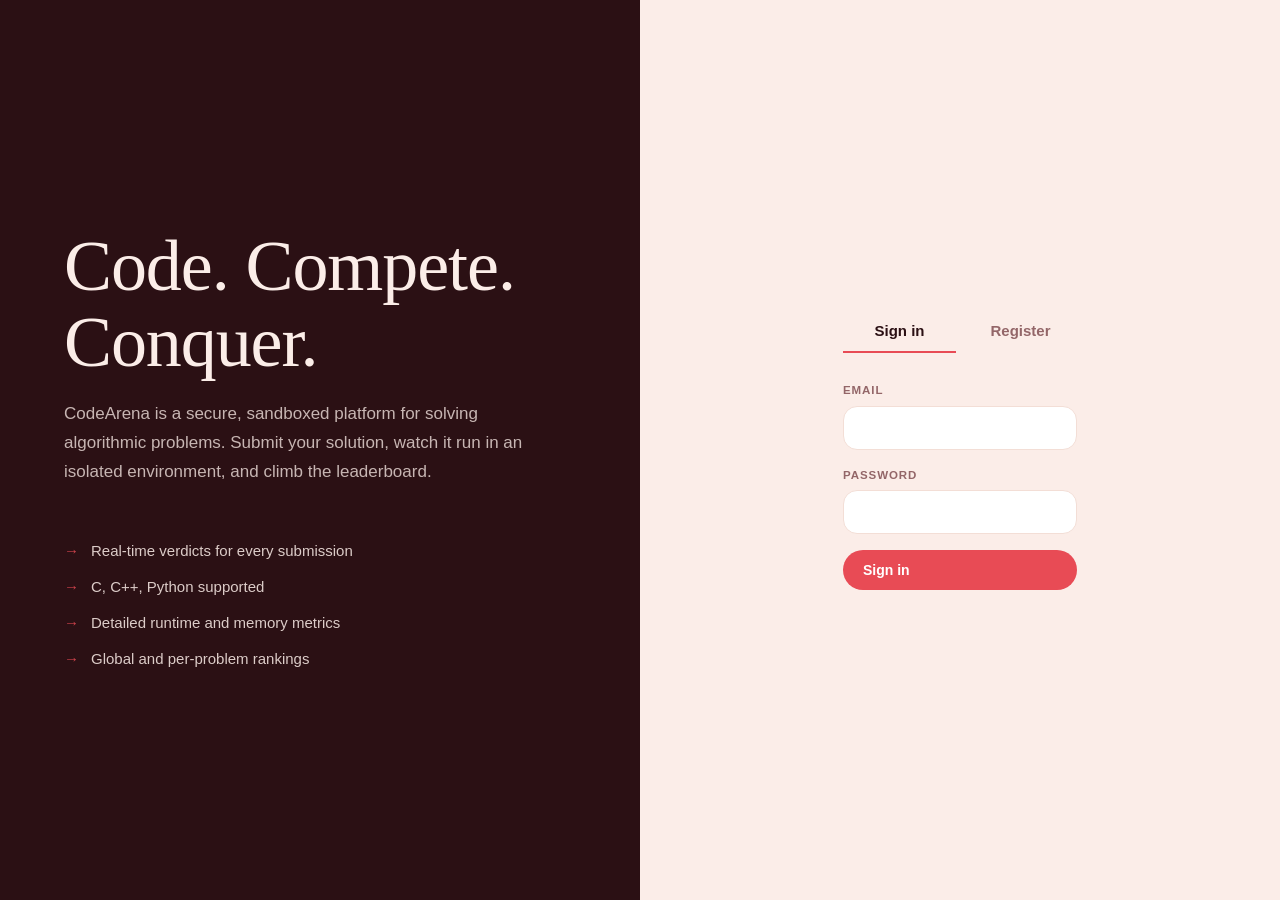
<file: ui/index.html>
<!DOCTYPE html>
<html lang="en">

<head>
    <meta charset="utf-8">
    <script>
        // Apply theme immediately to prevent flash of wrong theme
        (function () {
            try {
                var theme = localStorage.getItem('codearena_theme');
                if (theme !== 'light' && theme !== 'dark') {
                    theme = window.matchMedia
                        && window.matchMedia('(prefers-color-scheme: dark)').matches
                        ? 'dark'
                        : 'light';
                }
                document.documentElement.dataset.theme = theme;
            } catch (e) {
                document.documentElement.dataset.theme = 'light';
            }
        })();
    </script>
    <meta name="viewport" content="width=device-width,initial-scale=1">
    <meta name="theme-color" content="#FBEDE8">
    <title>CodeArena — Sign in</title>
    <link rel="stylesheet" href="static/style.css">
</head>

<body>
    <a href="#main-content" class="skip-link">Skip to main content</a>
    <div class="auth-screen">
        <div class="auth-hero">
            <h1>Code. Compete.<br>Conquer.</h1>
            <p>
                CodeArena is a secure, sandboxed platform for solving
                algorithmic problems. Submit your solution, watch it run
                in an isolated environment, and climb the leaderboard.
            </p>
            <div class="features">
                <div class="feature">Real-time verdicts for every submission</div>
                <div class="feature">C, C++, Python supported</div>
                <div class="feature">Detailed runtime and memory metrics</div>
                <div class="feature">Global and per-problem rankings</div>
            </div>
        </div>

        <main class="auth-form-panel" id="main-content" tabindex="-1">
            <div class="auth-tabs">
                <button id="tab-login" class="active">Sign in</button>
                <button id="tab-register">Register</button>
            </div>

            <form id="login-form">
                <div class="field">
                    <label for="login-email">Email</label>
                    <input id="login-email" type="email" required autocomplete="email">
                </div>
                <div class="field">
                    <label for="login-password">Password</label>
                    <input id="login-password" type="password" required autocomplete="current-password">
                </div>
                <button type="submit" class="btn" style="width:100%;">Sign in</button>
            </form>

            <form id="register-form" class="hidden">
                <div class="field">
                    <label for="reg-username">Username</label>
                    <input id="reg-username" type="text" required minlength="3" maxlength="32">
                </div>
                <div class="field">
                    <label for="reg-email">Email</label>
                    <input id="reg-email" type="email" required autocomplete="email">
                </div>
                <div class="field">
                    <label for="reg-password">Password</label>
                    <input id="reg-password" type="password" required minlength="8" maxlength="72"
                        autocomplete="new-password">
                    <span class="muted" style="font-size:11px;">8–72 characters, at least one letter and one
                        digit</span>
                </div>
                <button type="submit" class="btn" style="width:100%;">Create account</button>
            </form>
        </main>
    </div>

    <script src="static/app.js"></script>
    <script>
        'use strict';

        (function () {
            if (new URLSearchParams(location.search).get('expired')) {
                toast('Your session expired. Please log in again.', 'warn');
            }
            if (new URLSearchParams(location.search).get('banned')) {
                toast('Your account has been suspended. Please contact an administrator.', 'error', 10000);
            }
            if (Auth.isLoggedIn()) { location.href = 'dashboard.html'; return; }

            const loginTab = document.getElementById('tab-login');
            const registerTab = document.getElementById('tab-register');
            const loginForm = document.getElementById('login-form');
            const registerForm = document.getElementById('register-form');

            function showLogin() {
                loginTab.classList.add('active');
                registerTab.classList.remove('active');
                loginForm.classList.remove('hidden');
                registerForm.classList.add('hidden');
            }
            function showRegister() {
                registerTab.classList.add('active');
                loginTab.classList.remove('active');
                registerForm.classList.remove('hidden');
                loginForm.classList.add('hidden');
            }

            loginTab.addEventListener('click', showLogin);
            registerTab.addEventListener('click', showRegister);

            loginForm.addEventListener('submit', async e => {
                e.preventDefault();
                const btn = loginForm.querySelector('button');
                btn.disabled = true;
                btn.textContent = 'Signing in…';
                try {
                    const email = document.getElementById('login-email').value.trim();
                    const password = document.getElementById('login-password').value;
                    const r = await Api.login(email, password);
                    Auth.saveToken(r.access_token, r.user);
                    location.href = 'dashboard.html';
                } catch (err) {
                    console.error('Login failed:', err);
                    if (err instanceof ApiError && err.isValidation) {
                        toast('Please check your inputs.', 'error');
                    } else {
                        toast(
                            err instanceof ApiError && err.isAuth
                                ? 'Invalid email or password.'
                                : friendlyErrorMessage(err, 'Login failed'),
                            'error'
                        );
                    }
                    btn.disabled = false;
                    btn.textContent = 'Sign in';
                }
            });

            registerForm.addEventListener('submit', async e => {
                e.preventDefault();
                const btn = registerForm.querySelector('button');
                btn.disabled = true;
                btn.textContent = 'Creating…';
                try {
                    const u = document.getElementById('reg-username').value.trim();
                    const em = document.getElementById('reg-email').value.trim();
                    const p = document.getElementById('reg-password').value;
                    const r = await Api.register(u, em, p);
                    Auth.saveToken(r.access_token, r.user);
                    location.href = 'dashboard.html';
                } catch (err) {
                    console.error('Registration failed:', err);
                    if (err instanceof ApiError && err.isValidation) {
                        toast('Please check your inputs.', 'error');
                    } else if (err instanceof ApiError && err.isConflict) {
                        showFieldError(document.getElementById('reg-username'), 'Username may be taken');
                        showFieldError(document.getElementById('reg-email'), 'Email may be taken');
                    } else {
                        toast(friendlyErrorMessage(err, 'Registration failed'), 'error');
                    }
                    btn.disabled = false;
                    btn.textContent = 'Create account';
                }
            });

            ['login-email', 'login-password', 'reg-username', 'reg-email', 'reg-password']
                .forEach(id => {
                    const input = document.getElementById(id);
                    input.addEventListener('input', () => clearFieldError(input));
                });
        })();
    </script>
</body>

</html>
</file>
<file: ui/static/style.css>
/* ============================================================
 * Theme: Light (default) — Dating Blush
 * ============================================================ */
:root,
:root[data-theme="light"] {
    /* Core colors */
    --primary: #2B1014;
    --secondary: #936668;
    --tertiary: #E84B55;
    --neutral: #FBEDE8;
    --surface: #FFFFFF;
    --on-primary: #FFFFFF;
    --tertiary-hi: #f26a73;
    --tertiary-dim: rgba(232, 75, 85, 0.12);
    --neutral-deep: #f3ded6;

    /* Semantic */
    --success: #2f7d4f;
    --success-bg: #e6f2ea;
    --warning: #9a6a1c;
    --warning-bg: #f8eeda;
    --danger: #b3352e;
    --danger-bg: #fbe4e2;

    /* Medals */
    --gold: #c9a227;
    --silver: #9aa3ad;
    --bronze: #a86b34;

    /* Radii */
    --radius-sm: 14px;
    --radius: 22px;
    --radius-lg: 34px;

    /* Shadows — warm, light */
    --shadow-1: 0 1px 2px rgba(43, 16, 20, 0.06);
    --shadow-2: 0 4px 14px rgba(43, 16, 20, 0.08);
    --shadow-3: 0 12px 32px rgba(43, 16, 20, 0.12);

    /* Fonts */
    --font-serif: "DM Serif Display", Georgia, serif;
    --font-sans: "Inter", -apple-system, BlinkMacSystemFont, "Segoe UI",
        Roboto, "Helvetica Neue", Arial, sans-serif;
    --font-mono: "SF Mono", "JetBrains Mono", "Fira Code",
        Monaco, "Cascadia Code", monospace;

    /* Spacing */
    --space-1: 4px;
    --space-2: 8px;
    --space-3: 12px;
    --space-4: 16px;
    --space-5: 20px;
    --space-6: 24px;
    --space-8: 32px;
    --space-10: 40px;
    --space-12: 48px;
    --space-16: 64px;

    /* Type scale */
    --text-xs: 0.72rem;
    --text-sm: 0.875rem;
    --text-base: 1rem;
    --text-lg: 1.125rem;
    --text-xl: 1.5rem;
    --text-2xl: 1.7rem;
    --text-3xl: 2.4rem;
}

/* ============================================================
 * Theme: Dark — Dating Blush at night
 *
 * Warm dark colors that preserve the blush hue. The primary
 * text becomes the light neutral, and the surface becomes a
 * deep plum-brown instead of the default near-black.
 * ============================================================ */
:root[data-theme="dark"] {
    --primary: #FBEDE8;
    --secondary: #b08f8c;
    --tertiary: #E84B55;
    /* accent stays the same */
    --neutral: #1a1114;
    /* page background */
    --surface: #23181c;
    /* cards, inputs */
    --on-primary: #1a1114;
    /* text on tertiary buttons */
    --tertiary-hi: #f26a73;
    --tertiary-dim: rgba(232, 75, 85, 0.18);
    --neutral-deep: #2d2025;
    /* recessed / borders */

    --success: #5fd68e;
    --success-bg: rgba(95, 214, 142, 0.12);
    --warning: #f0c060;
    --warning-bg: rgba(240, 192, 96, 0.12);
    --danger: #ff7b72;
    --danger-bg: rgba(255, 123, 114, 0.12);

    --gold: #d4b44a;
    --silver: #a8b3c1;
    --bronze: #c08a4d;

    /* Shadows are much stronger on dark backgrounds */
    --shadow-1: 0 1px 2px rgba(0, 0, 0, 0.4);
    --shadow-2: 0 4px 14px rgba(0, 0, 0, 0.5);
    --shadow-3: 0 12px 32px rgba(0, 0, 0, 0.6);
}


/* ---- Base ---- */

*,
*::before,
*::after {
    box-sizing: border-box;
}

html,
body {
    margin: 0;
    padding: 0;
    min-height: 100vh;
    background: var(--neutral);
    color: var(--primary);
    font-family: var(--font-sans);
    font-size: 16px;
    line-height: 1.6;
    -webkit-font-smoothing: antialiased;
    -moz-osx-font-smoothing: grayscale;
}

a {
    color: var(--tertiary);
    text-decoration: none;
    transition: color 0.15s;
}

a:hover {
    color: var(--tertiary-hi);
}

button {
    font-family: inherit;
}


/* ---- Layout ---- */

.app-header {
    position: sticky;
    top: 0;
    z-index: 100;

    /* Use --neutral to match the page background */
    background: color-mix(in srgb, var(--neutral) 88%, transparent);

    backdrop-filter: saturate(180%) blur(12px);
    -webkit-backdrop-filter: saturate(180%) blur(12px);

    border-bottom: 1px solid var(--neutral-deep);
    height: 68px;
    display: flex;
    align-items: center;
    padding: 0 32px;
    gap: 32px;
}

.app-header .brand {
    font-family: var(--font-serif);
    font-weight: 400;
    font-size: 22px;
    letter-spacing: -0.01em;
    color: var(--primary);
    display: flex;
    align-items: center;
    gap: 10px;
}

.app-header .brand::before {
    content: '';
    width: 22px;
    height: 22px;
    background: var(--tertiary);
    border-radius: 50%;
}

.app-header nav {
    display: flex;
    gap: 4px;
    flex: 1;
}

.app-header nav a {
    color: var(--secondary);
    padding: 8px 16px;
    border-radius: var(--radius-sm);
    font-size: 14px;
    font-weight: 500;
    transition: all 0.15s;
}

.app-header nav a:hover {
    color: var(--primary);
    background: var(--neutral-deep);
}

.app-header nav a.active {
    color: var(--primary);
    background: var(--neutral-deep);
}

.app-header .user-menu {
    display: flex;
    align-items: center;
    gap: 12px;
    color: var(--secondary);
    font-size: 14px;
}

.app-header .avatar {
    width: 34px;
    height: 34px;
    border-radius: 50%;
    position: relative;
    overflow: hidden;
    background: var(--tertiary);
    display: flex;
    align-items: center;
    justify-content: center;
    font-weight: 600;
    color: var(--on-primary);
    font-size: 13px;
}

.avatar-image {
    position: absolute;
    inset: 0;
    width: 100%;
    height: 100%;
    border-radius: inherit;
    object-fit: cover;
}

.profile-avatar {
    position: relative;
    overflow: hidden;
    flex-shrink: 0;
    display: flex;
    align-items: center;
    justify-content: center;
    background: var(--tertiary);
    color: var(--on-primary);
    font-weight: 600;
}

.btn-logout {
    background: transparent;
    border: 1px solid var(--secondary);
    color: var(--secondary);
    padding: 6px 14px;
    border-radius: var(--radius-sm);
    cursor: pointer;
    font-size: 13px;
    transition: all 0.15s;
}

.btn-logout:hover {
    border-color: var(--primary);
    color: var(--primary);
}

main {
    max-width: 1200px;
    margin: 0 auto;
    padding: 48px 32px 96px;
}

main.narrow {
    max-width: 720px;
}

main.wide {
    max-width: 1440px;
}


/* ---- Typography ---- */

h1 {
    font-family: var(--font-serif);
    font-size: 2.4rem;
    font-weight: 400;
    letter-spacing: -0.01em;
    margin: 0 0 8px;
    color: var(--primary);
}

h2 {
    font-family: var(--font-serif);
    font-size: 1.7rem;
    font-weight: 400;
    letter-spacing: -0.01em;
    margin: 0 0 16px;
    color: var(--primary);
}

h3 {
    font-family: var(--font-sans);
    font-size: 0.72rem;
    font-weight: 600;
    letter-spacing: 0.08em;
    text-transform: uppercase;
    margin: 24px 0 12px;
    color: var(--secondary);
}

p {
    margin: 0 0 12px;
}

.muted {
    color: var(--secondary);
    font-size: 14px;
}

.dim {
    color: var(--secondary);
    opacity: 0.7;
}

.mono {
    font-family: var(--font-mono);
    font-size: 13px;
}


/* ---- Cards ---- */

.card {
    background: var(--surface);
    border: 1px solid var(--neutral-deep);
    border-radius: var(--radius-lg);
    padding: 24px;
    transition: border-color 0.15s, box-shadow 0.15s, transform 0.15s;
}

.card.hoverable:hover {
    border-color: var(--secondary);
    box-shadow: var(--shadow-2);
    transform: translateY(-2px);
}

.card-header {
    display: flex;
    align-items: center;
    justify-content: space-between;
    margin-bottom: 16px;
    padding-bottom: 16px;
    border-bottom: 1px solid var(--neutral-deep);
}

.card-header h3 {
    margin: 0;
}

.card-grid {
    display: grid;
    gap: 16px;
    grid-template-columns: repeat(auto-fit, minmax(200px, 1fr));
}

.stat {
    text-align: left;
    padding: 24px;
    background: var(--surface);
    border: 1px solid var(--neutral-deep);
    border-radius: var(--radius-lg);
}

.stat .stat-label {
    font-size: 0.72rem;
    text-transform: uppercase;
    letter-spacing: 0.08em;
    color: var(--secondary);
    font-weight: 600;
    margin-bottom: 6px;
}

.stat .stat-value {
    font-family: var(--font-serif);
    font-size: 2.2rem;
    font-weight: 400;
    color: var(--primary);
    letter-spacing: -0.01em;
    font-variant-numeric: tabular-nums;
    line-height: 1.1;
}

.stat .stat-value.small {
    font-size: 1.6rem;
}

.stat .stat-sub {
    font-size: 13px;
    color: var(--secondary);
    margin-top: 4px;
}


/* ---- Buttons ---- */

.btn {
    display: inline-flex;
    align-items: center;
    gap: 6px;
    background: var(--tertiary);
    color: var(--on-primary);
    border: none;
    padding: 12px 20px;
    border-radius: var(--radius);
    font-family: var(--font-sans);
    font-size: 14px;
    font-weight: 600;
    cursor: pointer;
    transition: background 0.15s, transform 0.05s;
    text-decoration: none;
}

.btn:hover:not(:disabled) {
    background: var(--tertiary-hi);
    color: var(--on-primary);
}

.btn:active:not(:disabled) {
    transform: translateY(1px);
}

.btn:disabled {
    opacity: 0.5;
    cursor: not-allowed;
}


/* Secondary/ghost actions deliberately drop the accent — one
   tertiary action per screen is the rule. */

.btn.secondary {
    background: transparent;
    color: var(--primary);
    border: 1px solid var(--secondary);
}

.btn.secondary:hover:not(:disabled) {
    background: var(--neutral-deep);
    color: var(--primary);
}

.btn.ghost {
    background: transparent;
    color: var(--secondary);
    border: none;
    padding: 6px 10px;
}

.btn.ghost:hover {
    color: var(--primary);
    background: var(--neutral-deep);
}


/* Semantic buttons read as text, not as second accents. */

.btn.success,
.btn.danger {
    background: transparent;
    border: 1px solid currentColor;
}

.btn.success {
    color: var(--success);
}

.btn.success:hover:not(:disabled) {
    background: var(--success-bg);
    color: var(--success);
}

.btn.danger {
    color: var(--danger);
}

.btn.danger:hover:not(:disabled) {
    background: var(--danger-bg);
    color: var(--danger);
}


/* ---- Forms ---- */

.field {
    display: flex;
    flex-direction: column;
    gap: 6px;
    margin-bottom: 16px;
}

.field label {
    font-size: 0.72rem;
    font-weight: 600;
    color: var(--secondary);
    text-transform: uppercase;
    letter-spacing: 0.08em;
}

input[type="text"],
input[type="email"],
input[type="password"],
input[type="search"],
select,
textarea {
    background: var(--surface);
    border: 1px solid var(--neutral-deep);
    color: var(--primary);
    padding: 12px 16px;
    border-radius: var(--radius-sm);
    font-family: var(--font-sans);
    font-size: 16px;
    transition: border-color 0.15s, box-shadow 0.15s;
    width: 100%;
}

input:focus,
select:focus,
textarea:focus {
    outline: none;
    border-color: var(--tertiary);
    box-shadow: 0 0 0 3px var(--tertiary-dim);
}

input::placeholder,
textarea::placeholder {
    color: var(--secondary);
    opacity: 0.6;
}

textarea {
    resize: vertical;
    min-height: 240px;
    font-family: var(--font-mono);
    font-size: 13px;
    line-height: 1.6;
    tab-size: 4;
}

select {
    cursor: pointer;
    appearance: none;
    background-image: url("data:image/svg+xml,%3Csvg xmlns='http://www.w3.org/2000/svg' width='12' height='12' viewBox='0 0 12 12'%3E%3Cpath fill='%23936668' d='M6 8L1 3h10z'/%3E%3C/svg%3E");
    background-repeat: no-repeat;
    background-position: right 16px center;
    padding-right: 40px;
}


/* ---- Tables ---- */

.table-wrap {
    background: var(--surface);
    border: 1px solid var(--neutral-deep);
    border-radius: var(--radius-lg);
    overflow: hidden;
}

table {
    width: 100%;
    border-collapse: collapse;
}

th {
    background: var(--neutral);
    color: var(--secondary);
    font-size: 0.72rem;
    font-weight: 600;
    text-transform: uppercase;
    letter-spacing: 0.08em;
    padding: 14px 18px;
    text-align: left;
    border-bottom: 1px solid var(--neutral-deep);
    white-space: nowrap;
}

td {
    padding: 14px 18px;
    border-bottom: 1px solid var(--neutral-deep);
    font-size: 14px;
    vertical-align: middle;
}

tbody tr:last-child td {
    border-bottom: none;
}

tbody tr {
    transition: background 0.1s;
}

tbody tr:hover {
    background: var(--neutral);
}

td.num,
th.num {
    text-align: right;
    font-variant-numeric: tabular-nums;
}


/* ---- Verdict badges ---- */

.badge {
    display: inline-flex;
    align-items: center;
    gap: 5px;
    padding: 4px 12px;
    border-radius: var(--radius-sm);
    font-size: 0.72rem;
    font-weight: 600;
    letter-spacing: 0.08em;
    text-transform: uppercase;
    white-space: nowrap;
}

.badge::before {
    content: '';
    width: 6px;
    height: 6px;
    border-radius: 50%;
    background: currentColor;
}


/* Accepted is the one place tertiary is allowed outside a button —
   it is the winning state. */

.badge.AC {
    color: var(--tertiary);
    background: var(--tertiary-dim);
}

.badge.WA,
.badge.RE,
.badge.CE,
.badge.FAILED {
    color: var(--danger);
    background: var(--danger-bg);
}

.badge.TLE,
.badge.MLE,
.badge.OLE,
.badge.PE {
    color: var(--warning);
    background: var(--warning-bg);
}

.badge.PENDING {
    color: var(--secondary);
    background: var(--neutral-deep);
}

.badge.PROCESSING {
    color: var(--tertiary);
    background: var(--tertiary-dim);
}

.badge.PROCESSING::before {
    animation: pulse 1.2s ease-in-out infinite;
}

@keyframes pulse {
    0%,
    100% {
        opacity: 1;
    }
    50% {
        opacity: 0.3;
    }
}


/* ---- Difficulty badges ---- */

.difficulty {
    display: inline-block;
    padding: 3px 10px;
    border-radius: var(--radius-sm);
    font-size: 0.72rem;
    font-weight: 600;
    letter-spacing: 0.04em;
    text-transform: capitalize;
}

.difficulty.easy {
    color: var(--success);
    background: var(--success-bg);
}

.difficulty.medium {
    color: var(--warning);
    background: var(--warning-bg);
}

.difficulty.hard {
    color: var(--danger);
    background: var(--danger-bg);
}


/* ---- Notifications / toasts ---- */

#toast-container {
    position: fixed;
    bottom: 32px;
    right: 32px;
    display: flex;
    flex-direction: column;
    gap: 8px;
    z-index: 1000;
    pointer-events: none;
}

.toast {
    background: var(--surface);
    border: 1px solid var(--neutral-deep);
    border-left: 3px solid var(--tertiary);
    padding: 14px 18px;
    border-radius: var(--radius-sm);
    box-shadow: var(--shadow-3);
    min-width: 280px;
    max-width: 400px;
    font-size: 14px;
    color: var(--primary);
    animation: slideIn 0.2s ease-out;
    pointer-events: auto;
}

.toast.error {
    border-left-color: var(--danger);
}

.toast.success {
    border-left-color: var(--success);
}

.toast.warn {
    border-left-color: var(--warning);
}

@keyframes slideIn {
    from {
        transform: translateX(120%);
        opacity: 0;
    }
    to {
        transform: translateX(0);
        opacity: 1;
    }
}


/* ---- Loading spinner ---- */

.spinner {
    display: inline-block;
    width: 14px;
    height: 14px;
    border: 2px solid var(--neutral-deep);
    border-top-color: var(--tertiary);
    border-radius: 50%;
    animation: spin 0.7s linear infinite;
    vertical-align: middle;
}

.spinner.lg {
    width: 28px;
    height: 28px;
    border-width: 3px;
}

@keyframes spin {
    to {
        transform: rotate(360deg);
    }
}

.loading-block {
    display: flex;
    align-items: center;
    justify-content: center;
    gap: 10px;
    padding: 60px 20px;
    color: var(--secondary);
    font-size: 14px;
}


/* ---- Empty state ---- */

.empty {
    text-align: center;
    padding: 60px 20px;
    color: var(--secondary);
}

.empty h3 {
    color: var(--primary);
    font-family: var(--font-serif);
    font-size: 1.4rem;
    font-weight: 400;
    letter-spacing: -0.01em;
    text-transform: none;
    margin-bottom: 8px;
}

.empty p {
    font-size: 14px;
}


/* ---- Split view (problem page) ---- */

.split {
    display: grid;
    grid-template-columns: minmax(0, 1fr) minmax(0, 1fr);
    gap: 24px;
    align-items: start;
}

@media (max-width: 900px) {
    .split {
        grid-template-columns: 1fr;
    }
}

.split>.pane {
    min-width: 0;
}

.sticky {
    position: sticky;
    top: 92px;
}


/* ---- Login split-screen ---- */

.auth-screen {
    display: grid;
    grid-template-columns: 1fr 1fr;
    min-height: 100vh;
}

@media (max-width: 800px) {
    .auth-screen {
        grid-template-columns: 1fr;
    }
    .auth-screen .auth-hero {
        display: none;
    }
}

.auth-hero {
    background: var(--primary);
    display: flex;
    flex-direction: column;
    justify-content: center;
    padding: 64px;
    position: relative;
    overflow: hidden;
}

.auth-hero h1 {
    font-size: 4.5rem;
    letter-spacing: -0.015em;
    line-height: 1.05;
    margin-bottom: 20px;
    color: var(--neutral);
    position: relative;
    z-index: 1;
}

.auth-hero p {
    font-size: 17px;
    color: var(--neutral);
    opacity: 0.75;
    max-width: 480px;
    line-height: 1.7;
    position: relative;
    z-index: 1;
}

.auth-hero .features {
    margin-top: 40px;
    display: flex;
    flex-direction: column;
    gap: 12px;
    position: relative;
    z-index: 1;
}

.auth-hero .feature {
    display: flex;
    align-items: center;
    gap: 12px;
    color: var(--neutral);
    opacity: 0.85;
    font-size: 15px;
}

.auth-hero .feature::before {
    content: '→';
    color: var(--tertiary);
    font-weight: 700;
}

.auth-form-panel {
    display: flex;
    flex-direction: column;
    justify-content: center;
    padding: 48px 64px;
    background: var(--neutral);
}

.auth-form-panel form {
    max-width: 380px;
    width: 100%;
}

.auth-tabs {
    display: flex;
    gap: 8px;
    margin-bottom: 28px;
    max-width: 380px;
}

.auth-tabs button {
    flex: 1;
    background: transparent;
    border: none;
    color: var(--secondary);
    padding: 12px 0;
    font-size: 15px;
    font-weight: 600;
    cursor: pointer;
    border-bottom: 2px solid transparent;
    transition: all 0.15s;
}

.auth-tabs button.active {
    color: var(--primary);
    border-bottom-color: var(--tertiary);
}


/* ---- Submission view (rich) ---- */

.verdict-hero {
    display: flex;
    align-items: center;
    justify-content: space-between;
    gap: 24px;
    padding: 32px 36px;
    background: var(--surface);
    border: 1px solid var(--neutral-deep);
    border-left: 4px solid var(--secondary);
    border-radius: var(--radius-lg);
    margin-bottom: 24px;
}

.verdict-hero.AC {
    border-left-color: var(--tertiary);
}

.verdict-hero.WA,
.verdict-hero.RE,
.verdict-hero.CE {
    border-left-color: var(--danger);
}

.verdict-hero.TLE,
.verdict-hero.MLE {
    border-left-color: var(--warning);
}

.verdict-hero.PENDING {
    border-left-color: var(--secondary);
}

.verdict-hero.PROCESSING {
    border-left-color: var(--tertiary);
}

.verdict-hero .verdict-label {
    font-size: 0.72rem;
    font-weight: 600;
    letter-spacing: 0.08em;
    text-transform: uppercase;
    color: var(--secondary);
    margin-bottom: 4px;
}

.verdict-hero .verdict-name {
    font-family: var(--font-serif);
    font-size: 2.4rem;
    font-weight: 400;
    letter-spacing: -0.01em;
    line-height: 1.1;
    color: var(--primary);
}

.verdict-hero.AC .verdict-name {
    color: var(--tertiary);
}

.verdict-hero.WA .verdict-name,
.verdict-hero.RE .verdict-name,
.verdict-hero.CE .verdict-name {
    color: var(--danger);
}

.verdict-hero.TLE .verdict-name,
.verdict-hero.MLE .verdict-name {
    color: var(--warning);
}

.verdict-hero.PROCESSING .verdict-name {
    color: var(--tertiary);
}

.verdict-hero .metrics {
    display: flex;
    gap: 36px;
}

.verdict-hero .metric {
    text-align: right;
}

.verdict-hero .metric-label {
    font-size: 0.72rem;
    text-transform: uppercase;
    letter-spacing: 0.08em;
    color: var(--secondary);
    font-weight: 600;
}

.verdict-hero .metric-value {
    font-family: var(--font-serif);
    font-size: 1.7rem;
    font-weight: 400;
    color: var(--primary);
    font-variant-numeric: tabular-nums;
    line-height: 1.2;
}


/* ---- Code / output blocks ---- */

pre.code-block {
    background: var(--primary);
    border: 1px solid var(--primary);
    border-radius: var(--radius-sm);
    padding: 20px;
    overflow-x: auto;
    font-family: var(--font-mono);
    font-size: 13px;
    line-height: 1.6;
    color: var(--neutral);
    margin: 0;
    max-height: 400px;
    overflow-y: auto;
}

pre.code-block.error-output {
    color: #ffd9d6;
    background: #3a1416;
    border-color: #3a1416;
}


/* ---- Filter bar ---- */

.filter-bar {
    display: flex;
    gap: 12px;
    margin-bottom: 24px;
    align-items: center;
    flex-wrap: wrap;
}

.filter-bar input[type="search"] {
    flex: 1;
    min-width: 200px;
}

.filter-bar select {
    width: auto;
    min-width: 140px;
}


/* ---- Progress bar ---- */

.progress {
    height: 8px;
    background: var(--neutral-deep);
    border-radius: 4px;
    overflow: hidden;
}

.progress .bar {
    height: 100%;
    background: var(--tertiary);
    transition: width 0.4s ease-out;
}


/* ---- Rank medals ---- */

.rank-medal {
    display: inline-flex;
    align-items: center;
    justify-content: center;
    width: 30px;
    height: 30px;
    border-radius: 50%;
    font-size: 13px;
    font-weight: 700;
    color: var(--on-primary);
}

.rank-medal.gold {
    background: var(--gold);
}

.rank-medal.silver {
    background: var(--silver);
}

.rank-medal.bronze {
    background: var(--bronze);
}

.rank-medal.plain {
    background: var(--neutral-deep);
    color: var(--secondary);
}


/* ---- Utility ---- */

.hidden {
    display: none !important;
}

.flex {
    display: flex;
}

.gap-8 {
    gap: 8px;
}

.gap-16 {
    gap: 16px;
}

.mb-0 {
    margin-bottom: 0;
}

.mb-16 {
    margin-bottom: 16px;
}

.mb-24 {
    margin-bottom: 24px;
}

.mt-16 {
    margin-top: 16px;
}

.mt-24 {
    margin-top: 24px;
}

.text-right {
    text-align: right;
}


/* ============================================================
 * Split-view problem page
 * ============================================================ */

main.problem-layout {
    max-width: 1440px;
    margin: 0 auto;
    padding: 32px 32px 96px;

    /* Default split: 50% / 50% */
    display: grid;
    grid-template-columns: minmax(0, 1fr) 12px minmax(0, 1fr);
    gap: 24px;
    align-items: start;
}

/* The drag handle */
.split-handle {
    grid-column: 2;
    width: 12px;
    height: 100%;
    min-height: 500px;
    cursor: col-resize;
    display: flex;
    align-items: center;
    justify-content: center;
    position: sticky;
    top: 88px;
    z-index: 10;
    user-select: none;
}

.split-handle-line {
    width: 4px;
    height: 48px;
    background: var(--neutral-deep);
    border-radius: 2px;
    transition: background 0.15s, height 0.15s;
}

.split-handle:hover .split-handle-line,
.split-handle.dragging .split-handle-line {
    background: var(--tertiary);
    height: 64px;
}

/* Adjust the grid on mobile (no split handle) */
@media (max-width: 1000px) {
    main.problem-layout {
        grid-template-columns: 1fr;
        gap: 32px;
    }

    .split-handle {
        display: none;
    }

    /* Reorder so the editor comes below the statement on mobile */
    #left-pane { order: 1; }
    #right-pane { order: 2; }
}


/* ---- Left pane: statement ---- */

.problem-statement {
    min-width: 0;
    overflow-wrap: anywhere;
}

.problem-meta {
    display: flex;
    gap: 10px;
    flex-wrap: wrap;
    align-items: center;
    margin-top: 10px;
}

.meta-pill {
    display: inline-flex;
    align-items: center;
    gap: 4px;
    padding: 5px 14px;
    background: var(--surface);
    border: 1px solid var(--neutral-deep);
    border-radius: var(--radius-sm);
    font-size: 13px;
    color: var(--secondary);
    font-variant-numeric: tabular-nums;
}

.statement-section {
    margin-bottom: 32px;
}

.statement-section h3 {
    font-size: 0.72rem;
    font-weight: 600;
    text-transform: uppercase;
    letter-spacing: 0.08em;
    color: var(--secondary);
    margin: 0 0 10px;
}

.statement-body {
    font-size: 16px;
    line-height: 1.7;
    color: var(--primary);
    white-space: pre-wrap;
    word-break: break-word;
}


/* ---- Right pane: editor (sticky) ---- */

.problem-editor {
    position: sticky;
    top: 88px;
    min-width: 0;
}

.editor-inner {
    display: flex;
    flex-direction: column;
    gap: 12px;
    max-height: calc(100vh - 112px);
}

.editor-toolbar {
    display: flex;
    align-items: center;
    justify-content: space-between;
    gap: 12px;
    background: var(--surface);
    border: 1px solid var(--neutral-deep);
    border-radius: var(--radius);
    padding: 12px 16px;
}

.editor-lang {
    display: flex;
    align-items: center;
    gap: 8px;
}

.editor-lang label {
    font-size: 0.72rem;
    text-transform: uppercase;
    letter-spacing: 0.08em;
    color: var(--secondary);
    font-weight: 600;
}

.editor-lang select {
    width: auto;
    min-width: 120px;
    padding: 8px 36px 8px 14px;
    font-size: 14px;
    background-color: var(--surface);
}

.editor-actions {
    display: flex;
    gap: 8px;
}

.editor-actions .btn {
    padding: 8px 16px;
    font-size: 14px;
}

.editor-wrap {
    display: flex;
    flex-direction: column;
    gap: 6px;
    min-height: 0;
    flex: 1;
}

#source {
    width: 100%;
    min-height: 380px;
    max-height: 60vh;
    padding: 18px;
    background: var(--primary);
    border: 1px solid var(--primary);
    border-radius: var(--radius);
    font-family: var(--font-mono);
    font-size: 13px;
    line-height: 1.6;
    color: var(--neutral);
    resize: vertical;
    tab-size: 4;
}

#source:focus {
    outline: none;
    border-color: var(--tertiary);
    box-shadow: 0 0 0 3px var(--tertiary-dim);
}

.editor-status {
    display: flex;
    justify-content: space-between;
    align-items: center;
    font-size: 12px;
    color: var(--secondary);
    padding: 0 4px;
    min-height: 18px;
}


/* ---- Result card (below the editor) ---- */

.result-card {
    background: var(--surface);
    border: 1px solid var(--neutral-deep);
    border-radius: var(--radius);
    overflow: hidden;
    animation: slideDown 0.2s ease-out;
}

@keyframes slideDown {
    from {
        opacity: 0;
        transform: translateY(-8px);
    }
    to {
        opacity: 1;
        transform: translateY(0);
    }
}

.result-header {
    display: flex;
    justify-content: space-between;
    align-items: center;
    padding: 12px 18px;
    border-bottom: 1px solid var(--neutral-deep);
    background: var(--neutral);
}

.result-verdict {
    display: flex;
    align-items: center;
    justify-content: space-between;
    gap: 12px;
    padding: 16px 18px;
    border-left: 4px solid var(--secondary);
    background: var(--surface);
}

.result-verdict.AC {
    border-left-color: var(--tertiary);
}

.result-verdict.WA,
.result-verdict.RE,
.result-verdict.CE {
    border-left-color: var(--danger);
}

.result-verdict.TLE,
.result-verdict.MLE {
    border-left-color: var(--warning);
}

.result-verdict.PENDING {
    border-left-color: var(--secondary);
}

.result-verdict.PROCESSING {
    border-left-color: var(--tertiary);
}

.result-verdict-name {
    font-family: var(--font-serif);
    font-size: 1.7rem;
    font-weight: 400;
    letter-spacing: -0.01em;
    text-transform: none;
    color: var(--primary);
}

.result-verdict.AC .result-verdict-name {
    color: var(--tertiary);
}

.result-verdict.WA .result-verdict-name,
.result-verdict.RE .result-verdict-name,
.result-verdict.CE .result-verdict-name {
    color: var(--danger);
}

.result-verdict.TLE .result-verdict-name,
.result-verdict.MLE .result-verdict-name {
    color: var(--warning);
}

.result-verdict.PROCESSING .result-verdict-name {
    color: var(--tertiary);
}

.result-verdict-metrics {
    display: flex;
    gap: 16px;
    font-size: 13px;
    color: var(--secondary);
    font-variant-numeric: tabular-nums;
}

.result-error {
    padding: 16px 18px;
    border-top: 1px solid var(--neutral-deep);
    background: var(--neutral);
}

.result-error-label {
    font-size: 0.72rem;
    text-transform: uppercase;
    letter-spacing: 0.08em;
    color: var(--danger);
    font-weight: 600;
    margin-bottom: 6px;
}

.result-error .code-block {
    max-height: 240px;
}


/* ============================================================
 * Enhanced submission view
 * ============================================================ */

.verdict-hero .hero-left {
    display: flex;
    flex-direction: column;
    gap: 4px;
}

.verdict-hero .verdict-subline {
    font-size: 14px;
    color: var(--primary);
    font-variant-numeric: tabular-nums;
}

.verdict-hero .verdict-subline.muted {
    color: var(--secondary);
}

.meta-grid {
    display: grid;
    grid-template-columns: repeat(auto-fit, minmax(200px, 1fr));
    gap: 16px 24px;
}

.meta-row {
    display: flex;
    flex-direction: column;
    gap: 2px;
}

.meta-label {
    font-size: 0.72rem;
    text-transform: uppercase;
    letter-spacing: 0.08em;
    color: var(--secondary);
    font-weight: 600;
}

.meta-value {
    font-size: 14px;
    color: var(--primary);
    font-variant-numeric: tabular-nums;
}


/* ============================================================
   CodeArena — Theme-matched submission activity heatmap
   ============================================================ */

.heatmap-card {
    width: 100%;
    box-sizing: border-box;
    padding: 24px;
    background: var(--bg-2);
    border: 1px solid #f1d7d0;
    border-radius: var(--radius);
    margin-bottom: 24px;
}

.heatmap-header {
    display: flex;
    align-items: center;
    justify-content: space-between;
    gap: 12px;
    margin-bottom: 24px;
}

.heatmap-header h3 {
    margin: 0;
    color: #a66e6b;
    font-size: 15px;
    font-weight: 650;
    letter-spacing: 0.07em;
    text-transform: uppercase;
}

.heatmap-header .heatmap-total {
    color: #98716e;
    font-size: 13px;
    font-variant-numeric: tabular-nums;
}


/* Remove the unwanted vertical scrollbar */

.heatmap-scroll {
    width: 100%;
    max-width: 100%;
    box-sizing: border-box;
    overflow-x: auto;
    overflow-y: hidden;
    padding: 4px 2px 10px;
    scrollbar-width: thin;
    scrollbar-color: #e8c6bd transparent;
}


/* Month labels */

.heatmap-months {
    display: flex;
    gap: 4px;
    margin-left: 30px;
    margin-bottom: 10px;
    min-width: max-content;
}

.heatmap-months span {
    width: 17px;
    flex: 0 0 17px;
    color: #98716e;
    font-size: 11px;
}


/* Calendar layout */

.heatmap-grid {
    display: flex;
    align-items: flex-start;
    gap: 6px;
    min-width: max-content;
}

.heatmap-days {
    display: grid;
    grid-template-rows: repeat(7, 17px);
    gap: 4px;
    padding-top: 0;
    margin-right: 4px;
    flex-shrink: 0;
}

.heatmap-days span {
    height: 17px;
    line-height: 17px;
    padding-right: 4px;
    color: #a77b77;
    font-size: 10px;
    text-align: right;
}

.heatmap-days span.empty {
    visibility: hidden;
}


/* Slightly larger cells use the available space better */

.heatmap-columns {
    display: flex;
    gap: 4px;
    position: relative;
}

.heatmap-week {
    display: grid;
    grid-template-rows: repeat(7, 17px);
    gap: 4px;
    flex: 0 0 17px;
}

.heatmap-cell {
    width: 17px;
    height: 17px;
    min-width: 17px;
    min-height: 17px;
    box-sizing: border-box;
    border-radius: 4px;
    cursor: pointer;
    flex-shrink: 0;
    transition: background-color 0.15s ease, transform 0.15s ease, box-shadow 0.15s ease;
}


/* No activity — warm neutral peach */

.heatmap-cell.level-0 {
    background: #f7e5df;
    border: 1px solid #efd4cc;
}


/* Low activity — light coral */

.heatmap-cell.level-1 {
    background: #f8c9bd;
    border: 1px solid #f1b5a8;
}


/* Moderate activity — soft coral-red */

.heatmap-cell.level-2 {
    background: #f59b91;
    border: 1px solid #ed8a80;
}


/* High activity — CodeArena coral */

.heatmap-cell.level-3 {
    background: #ee6970;
    border: 1px solid #e75a63;
}


/* Highest activity — deep coral-red */

.heatmap-cell.level-4 {
    background: #d94150;
    border: 1px solid #cf3545;
}


/* Subtle hover effect */

.heatmap-cell:hover {
    outline: 2px solid #bd5c60;
    outline-offset: 1px;
    transform: scale(1.12);
    position: relative;
    z-index: 2;
}


/* Legend */

.heatmap-legend {
    display: flex;
    align-items: center;
    justify-content: flex-end;
    flex-wrap: wrap;
    gap: 7px;
    margin-top: 18px;
    color: #98716e;
    font-size: 11px;
}

.heatmap-legend .heatmap-cell {
    width: 14px;
    height: 14px;
    min-width: 14px;
    min-height: 14px;
    border-radius: 3px;
    cursor: default;
}

.heatmap-legend .heatmap-cell:hover {
    outline: none;
    transform: none;
}


/* Tooltip */

.heatmap-tooltip {
    position: fixed;
    z-index: 1000;
    padding: 8px 12px;
    background: #fffaf8;
    color: #482b2b;
    border: 1px solid #f0d6ce;
    border-radius: 7px;
    box-shadow: 0 6px 20px rgba(100, 50, 45, 0.12);
    font-size: 12px;
    pointer-events: none;
    white-space: nowrap;
    opacity: 0;
    transition: opacity 0.15s ease;
}

.heatmap-tooltip.visible {
    opacity: 1;
}


/* Smaller screens */

@media (max-width: 600px) {
    .heatmap-card {
        padding: 16px;
    }
    .heatmap-header {
        align-items: flex-start;
        flex-direction: column;
        gap: 8px;
        margin-bottom: 18px;
    }
    .heatmap-scroll {
        overflow-x: auto;
        overflow-y: hidden;
    }
    .heatmap-cell {
        width: 13px;
        height: 13px;
        min-width: 13px;
        min-height: 13px;
        border-radius: 3px;
    }
    .heatmap-week {
        grid-template-rows: repeat(7, 13px);
        flex-basis: 13px;
        gap: 3px;
    }
    .heatmap-columns,
    .heatmap-months {
        gap: 3px;
    }
    .heatmap-months span {
        width: 13px;
        flex-basis: 13px;
    }
    .heatmap-days {
        grid-template-rows: repeat(7, 13px);
        gap: 3px;
    }
    .heatmap-days span {
        height: 13px;
        line-height: 13px;
    }
}


/* ============================================================
 * Skeleton loaders
 * ============================================================
 *
 * Base class .skeleton renders a shimmering placeholder.
 * Shape modifiers (.skeleton-line, .skeleton-title, etc.)
 * control width and height. Combine with flex/grid containers
 * to match the incoming content's layout.
 */

.skeleton {
    position: relative;
    background: var(--neutral-deep);
    border-radius: var(--radius-sm);
    overflow: hidden;
    display: inline-block;
}

.skeleton::after {
    content: '';
    position: absolute;
    inset: 0;
    background: linear-gradient( 90deg, transparent 0%, rgba(43, 16, 20, 0.06) 50%, transparent 100%);
    animation: skeleton-shimmer 1.4s ease-in-out infinite;
}

@keyframes skeleton-shimmer {
    0% {
        transform: translateX(-100%);
    }
    100% {
        transform: translateX(100%);
    }
}

@media (prefers-reduced-motion: reduce) {
    .skeleton::after {
        animation: none;
    }
    .skeleton {
        animation: skeleton-pulse 1.8s ease-in-out infinite;
    }
    @keyframes skeleton-pulse {
        0%,
        100% {
            opacity: 1;
        }
        50% {
            opacity: 0.6;
        }
    }
}


/* ---- Shape modifiers ---- */

.skeleton-line {
    height: 12px;
    width: 100%;
    display: block;
    margin-bottom: 8px;
}

.skeleton-line.short {
    width: 40%;
}

.skeleton-line.medium {
    width: 65%;
}

.skeleton-line.long {
    width: 85%;
}

.skeleton-title {
    height: 20px;
    width: 60%;
    display: block;
    margin-bottom: 12px;
}

.skeleton-subtitle {
    height: 14px;
    width: 40%;
    display: block;
    margin-bottom: 10px;
}

.skeleton-circle {
    border-radius: 50%;
    width: 40px;
    height: 40px;
}

.skeleton-circle.sm {
    width: 28px;
    height: 28px;
}

.skeleton-circle.lg {
    width: 56px;
    height: 56px;
}

.skeleton-badge {
    height: 20px;
    width: 60px;
    border-radius: var(--radius-sm);
    display: inline-block;
}

.skeleton-cell {
    height: 12px;
    width: 100%;
    display: block;
}

.skeleton-cell.sm {
    width: 40px;
}

.skeleton-cell.md {
    width: 80px;
}

.skeleton-cell.lg {
    width: 140px;
}


/* ---- Pre-built skeleton layouts ---- */

.skeleton-stat {
    background: var(--surface);
    border: 1px solid var(--neutral-deep);
    border-radius: var(--radius-lg);
    padding: 24px;
    display: flex;
    flex-direction: column;
    gap: 12px;
}

.skeleton-stat .skeleton-line.short {
    width: 35%;
    height: 10px;
    margin: 0;
}

.skeleton-stat .skeleton-title {
    width: 55%;
    margin: 0;
}

.skeleton-stat .skeleton-line.medium {
    width: 45%;
    height: 10px;
    margin: 0;
}

.skeleton-table {
    background: var(--surface);
    border: 1px solid var(--neutral-deep);
    border-radius: var(--radius-lg);
    overflow: hidden;
}

.skeleton-table-row {
    display: grid;
    grid-template-columns: repeat(var(--cols, 5), 1fr);
    gap: 16px;
    padding: 14px 18px;
    border-bottom: 1px solid var(--neutral-deep);
    align-items: center;
}

.skeleton-table-row:last-child {
    border-bottom: none;
}

.skeleton-table-row.header {
    background: var(--neutral);
    padding: 12px 18px;
}

.skeleton-table-row.header .skeleton-cell {
    height: 10px;
    opacity: 0.6;
}

.skeleton-problem-header {
    display: flex;
    flex-direction: column;
    gap: 12px;
    margin-bottom: 24px;
}

.skeleton-problem-meta {
    display: flex;
    gap: 10px;
}

.skeleton-problem-section {
    margin-bottom: 32px;
    display: flex;
    flex-direction: column;
    gap: 10px;
}

.skeleton-editor {
    background: var(--surface);
    border: 1px solid var(--neutral-deep);
    border-radius: var(--radius);
    padding: 14px;
    display: flex;
    flex-direction: column;
    gap: 10px;
}

.skeleton-editor-body {
    background: var(--neutral);
    border: 1px solid var(--neutral-deep);
    border-radius: var(--radius);
    height: 380px;
    position: relative;
    overflow: hidden;
}

.skeleton-editor-body::after {
    content: '';
    position: absolute;
    inset: 0;
    background: linear-gradient( 90deg, transparent 0%, rgba(43, 16, 20, 0.04) 50%, transparent 100%);
    animation: skeleton-shimmer 1.4s ease-in-out infinite;
}

.skeleton-verdict-hero {
    display: flex;
    align-items: center;
    justify-content: space-between;
    gap: 24px;
    padding: 32px 36px;
    background: var(--surface);
    border: 1px solid var(--neutral-deep);
    border-left: 4px solid var(--neutral-deep);
    border-radius: var(--radius-lg);
    margin-bottom: 24px;
}

.skeleton-verdict-hero .left {
    display: flex;
    flex-direction: column;
    gap: 10px;
    flex: 1;
}

.skeleton-verdict-hero .metrics {
    display: flex;
    gap: 36px;
}

.skeleton-verdict-hero .metrics>div {
    display: flex;
    flex-direction: column;
    gap: 6px;
    align-items: flex-end;
}


/* Streak badge in header */

.streak-badge {
    display: flex;
    align-items: center;
    gap: 4px;
    background: var(--tertiary-dim);
    color: var(--tertiary);
    padding: 4px 10px;
    border-radius: var(--radius-sm);
    font-size: 13px;
    font-weight: 600;
    cursor: default;
    animation: pulse-fire 2s ease-in-out infinite;
}

@keyframes pulse-fire {
    0%,
    100% {
        transform: scale(1);
        opacity: 1;
    }
    50% {
        transform: scale(1.05);
        opacity: 0.9;
    }
}

/* ============================================================
 * Breadcrumbs
 * ============================================================ */

.breadcrumb {
    display: flex;
    align-items: center;
    flex-wrap: wrap;
    gap: var(--space-2);
    font-size: var(--text-sm);
    color: var(--secondary);
    margin-bottom: var(--space-4);
    padding: var(--space-2) 0;
}

.breadcrumb a {
    color: var(--secondary);
    text-decoration: none;
    transition: color 0.15s;
}

.breadcrumb a:hover {
    color: var(--primary);
    text-decoration: underline;
}

.breadcrumb .sep {
    opacity: 0.4;
    font-weight: 300;
    user-select: none;
}

.breadcrumb .current {
    color: var(--primary);
    font-weight: 500;
    max-width: 400px;
    overflow: hidden;
    text-overflow: ellipsis;
    white-space: nowrap;
}

/* Also make sure nav links align icons with text */
.app-header nav a {
    display: inline-flex;
    align-items: center;
    gap: 6px;
}

/* Avatar link styling */
.app-header .user-menu a.avatar {
    transition: transform 0.15s, box-shadow 0.15s;
}

.app-header .user-menu a.avatar:hover {
    transform: scale(1.06);
    box-shadow: 0 0 0 2px var(--tertiary);
}

/* ============================================================
 * Theme toggle
 * ============================================================ */

.theme-toggle {
    background: transparent;
    border: 1px solid var(--neutral-deep);
    color: var(--secondary);
    width: 34px;
    height: 34px;
    padding: 0;
    border-radius: var(--radius-sm);
    cursor: pointer;
    display: inline-flex;
    align-items: center;
    justify-content: center;
    transition: color 0.15s, border-color 0.15s, background 0.15s;
    flex-shrink: 0;
}

.theme-toggle:hover {
    color: var(--primary);
    border-color: var(--secondary);
    background: var(--neutral-deep);
}

.theme-toggle:focus-visible {
    outline: 2px solid var(--tertiary);
    outline-offset: 2px;
}


#monaco-container {
    width: 100%;
    height: 450px;
    min-height: 300px;
    overflow: hidden;
}

.editor-wrap {
    min-width: 0;
}

#monaco-container .monaco-editor,
#monaco-container .monaco-editor .overflow-guard {
    border-radius: 0;
}

/* ============================================================
 * Accessibility & comfort settings
 * ============================================================ */

/* ---- 1. Visible focus ring ---- */

/*
 * Show a strong, branded focus ring on every interactive element
 * when the user is navigating by keyboard. Mouse clicks do not
 * show the ring (thanks to :focus-visible), which prevents the
 * ring from appearing on every button click.
 */
:focus-visible {
    outline: 2px solid var(--tertiary);
    outline-offset: 2px;
    border-radius: var(--radius-sm);
}

/* Remove the default browser outline for mouse clicks only */
:focus:not(:focus-visible) {
    outline: none;
}

/* Reinforce the focus ring on the most common controls */
.btn:focus-visible,
a:focus-visible,
.theme-toggle:focus-visible,
.btn-logout:focus-visible,
input:focus-visible,
select:focus-visible,
textarea:focus-visible {
    outline: 2px solid var(--tertiary);
    outline-offset: 3px;
}

/* ---- 2. Skip to main content link ---- */

/*
 * This link is invisible by default, but appears in the top-left
 * corner when it receives focus (i.e., when the user presses Tab
 * on page load). It lets keyboard-only users skip the header nav
 * and jump straight to the main content.
 */
.skip-link {
    position: absolute;
    top: -100px;
    left: 0;
    padding: var(--space-3) var(--space-4);
    background: var(--surface);
    color: var(--primary);
    border: 1px solid var(--tertiary);
    border-radius: var(--radius-sm);
    font-weight: 600;
    z-index: 9999;
    text-decoration: none;
    transition: top 0.15s ease;
}

.skip-link:focus {
    top: var(--space-2);
    left: var(--space-2);
    outline: 2px solid var(--tertiary);
    outline-offset: 2px;
}

/* ---- 3. Screen reader only text ---- */

/*
 * Hide content visually, but keep it accessible to screen
 * readers. Use for labels on icon-only buttons.
 */
.sr-only {
    position: absolute;
    width: 1px;
    height: 1px;
    padding: 0;
    margin: -1px;
    overflow: hidden;
    clip: rect(0, 0, 0, 0);
    white-space: nowrap;
    border: 0;
}

/* ---- 4. Reduced motion ---- */

/*
 * Respect the OS-level "Reduce motion" preference. Users with
 * vestibular disorders can be made physically ill by parallax,
 * shake, scale animations, and the confetti burst. When this
 * preference is set, disable all animations and transitions
 * (except the essential loading spinner, which needs to spin).
 */
@media (prefers-reduced-motion: reduce) {

    *,
    *::before,
    *::after {
        animation-duration: 0.01ms !important;
        animation-iteration-count: 1 !important;
        transition-duration: 0.01ms !important;
        scroll-behavior: auto !important;
    }

    .skeleton::after {
        animation: none;
    }

    .skeleton {
        animation: none;
    }

    .streak-badge {
        animation: none;
    }

    .badge.PROCESSING::before {
        animation: none;
    }

    .toast {
        animation: none;
    }

    /* Keep the spinner spinning but slower */
    .spinner {
        animation-duration: 1.4s !important;
        animation-iteration-count: infinite !important;
    }
}

/* ---- 5. High contrast preference ---- */

/*
 * Some users enable "High contrast" in their OS settings. In that
 * case, strengthen the borders and darken secondary text so the
 * page is easier to read.
 */
@media (prefers-contrast: more) {
    :root,
    :root[data-theme="light"],
    :root[data-theme="dark"] {
        --secondary: var(--primary);
        --neutral-deep: var(--secondary);
    }

    .card,
    .stat,
    .table-wrap,
    .skeleton-table {
        border-width: 2px;
    }

    .btn {
        border: 2px solid currentColor;
    }
}

/* ---- 6. Comfort: disable sticky header if it feels heavy ---- */

/*
 * Some users find the sticky header distracting. This class can
 * be toggled from the settings panel (future feature) to turn
 * off position: sticky on the header.
 */
body.no-sticky-header .app-header {
    position: static;
}

/* ============================================================
 * Connection banner
 * ============================================================ */

.connection-banner {
    position: fixed;
    bottom: var(--space-6);
    left: 50%;
    transform: translateX(-50%) translateY(20px);
    background: var(--surface);
    border: 1px solid var(--warning);
    color: var(--primary);
    padding: var(--space-3) var(--space-5);
    border-radius: var(--radius);
    box-shadow: var(--shadow-3);
    font-size: var(--text-sm);
    z-index: 9999;
    opacity: 0;
    transition: opacity 0.3s ease, transform 0.3s ease;
    pointer-events: none;
    text-align: center;
}

.connection-banner.visible {
    opacity: 1;
    transform: translateX(-50%) translateY(0);
}

.connection-banner.hidden {
    display: none;
}

.field-error {
    color: var(--danger);
    font-size: var(--text-xs);
    margin-top: var(--space-1);
    display: block;
}

input.invalid,
textarea.invalid {
    border-color: var(--danger);
}

/* ============================================================
 * Keyboard shortcuts modal
 * ============================================================ */

/* Modal backdrop */
.shortcuts-backdrop {
    position: fixed;
    inset: 0;
    background: rgba(0, 0, 0, 0.5);
    backdrop-filter: blur(4px);
    -webkit-backdrop-filter: blur(4px);
    z-index: 1000;
    display: flex;
    align-items: center;
    justify-content: center;
    opacity: 0;
    transition: opacity 0.15s ease;
    pointer-events: none;
}

.shortcuts-backdrop.visible {
    opacity: 1;
    pointer-events: auto;
}

/* Modal container */
.shortcuts-modal {
    background: var(--surface);
    border: 1px solid var(--neutral-deep);
    border-radius: var(--radius-lg);
    box-shadow: var(--shadow-3);
    width: 100%;
    max-width: 600px;
    max-height: 85vh;
    display: flex;
    flex-direction: column;
    transform: translateY(20px) scale(0.98);
    transition: transform 0.2s cubic-bezier(0.16, 1, 0.3, 1);
}

.shortcuts-backdrop.visible .shortcuts-modal {
    transform: translateY(0) scale(1);
}

/* Modal header */
.shortcuts-header {
    display: flex;
    align-items: center;
    justify-content: space-between;
    padding: var(--space-5) var(--space-6);
    border-bottom: 1px solid var(--neutral-deep);
}

.shortcuts-header h2 {
    margin: 0;
    font-family: var(--font-serif);
    font-size: var(--text-xl);
    font-weight: 400;
    color: var(--primary);
}

.shortcuts-close {
    background: transparent;
    border: none;
    color: var(--secondary);
    cursor: pointer;
    padding: var(--space-2);
    border-radius: var(--radius-sm);
    display: flex;
    align-items: center;
    justify-content: center;
    transition: background 0.15s, color 0.15s;
}

.shortcuts-close:hover {
    background: var(--neutral-deep);
    color: var(--primary);
}

/* Modal body with scroll */
.shortcuts-body {
    padding: var(--space-6);
    overflow-y: auto;
}

/* Section headings */
.shortcuts-section {
    margin-bottom: var(--space-6);
}

.shortcuts-section:last-child {
    margin-bottom: 0;
}

.shortcuts-section h3 {
    font-size: var(--text-xs);
    font-weight: 600;
    text-transform: uppercase;
    letter-spacing: 0.08em;
    color: var(--secondary);
    margin: 0 0 var(--space-3);
}

/* Individual shortcut rows */
.shortcut-row {
    display: flex;
    align-items: center;
    justify-content: space-between;
    padding: var(--space-2) 0;
    font-size: var(--text-sm);
    color: var(--primary);
    border-bottom: 1px dashed var(--neutral-deep);
}

.shortcut-row:last-child {
    border-bottom: none;
}

/* The <kbd> keys */
.shortcut-keys {
    display: flex;
    gap: var(--space-1);
    align-items: center;
}

kbd {
    display: inline-block;
    font-family: var(--font-sans);
    font-size: var(--text-xs);
    font-weight: 500;
    color: var(--secondary);
    background: var(--neutral);
    border: 1px solid var(--neutral-deep);
    border-bottom-width: 2px;
    border-radius: 4px;
    padding: 2px 6px;
    min-width: 20px;
    text-align: center;
    line-height: 1.2;
}

/* Respect reduced motion */
@media (prefers-reduced-motion: reduce) {

    .shortcuts-backdrop,
    .shortcuts-modal {
        transition: none;
    }
}

/* ============================================================
 * Command Palette
 * ============================================================ */

.palette-backdrop {
    position: fixed;
    inset: 0;
    background: rgba(0, 0, 0, 0.4);
    backdrop-filter: blur(4px);
    -webkit-backdrop-filter: blur(4px);
    z-index: 1100;
    display: flex;
    align-items: flex-start;
    justify-content: center;
    padding-top: 12vh;
    opacity: 0;
    transition: opacity 0.15s ease;
    pointer-events: none;
}

.palette-backdrop.visible {
    opacity: 1;
    pointer-events: auto;
}

.palette-modal {
    background: var(--surface);
    border: 1px solid var(--neutral-deep);
    border-radius: var(--radius);
    box-shadow: var(--shadow-3);
    width: 100%;
    max-width: 600px;
    display: flex;
    flex-direction: column;
    overflow: hidden;
    transform: scale(0.98) translateY(-10px);
    transition: transform 0.15s cubic-bezier(0.16, 1, 0.3, 1);
}

.palette-backdrop.visible .palette-modal {
    transform: scale(1) translateY(0);
}

/* Search input */
.palette-search-wrap {
    display: flex;
    align-items: center;
    padding: 0 var(--space-4);
    border-bottom: 1px solid var(--neutral-deep);
    height: 64px;
}

.palette-search-icon {
    color: var(--secondary);
    margin-right: var(--space-3);
}

.palette-input {
    flex: 1;
    background: transparent;
    border: none;
    color: var(--primary);
    font-size: var(--text-lg);
    font-family: var(--font-sans);
    outline: none;
}

.palette-input::placeholder {
    color: var(--secondary);
    opacity: 0.6;
}

.palette-esc-hint {
    font-size: var(--text-xs);
    color: var(--secondary);
    background: var(--neutral);
    border: 1px solid var(--neutral-deep);
    padding: 2px 6px;
    border-radius: 4px;
}

/* Results list */
.palette-results {
    max-height: 400px;
    overflow-y: auto;
    padding: var(--space-2) 0;
}

.palette-section-title {
    font-size: var(--text-xs);
    font-weight: 600;
    text-transform: uppercase;
    letter-spacing: 0.08em;
    color: var(--secondary);
    padding: var(--space-2) var(--space-4);
    margin-top: var(--space-2);
}

.palette-item {
    display: flex;
    align-items: center;
    justify-content: space-between;
    padding: var(--space-3) var(--space-4);
    cursor: pointer;
    color: var(--primary);
    transition: background 0.1s;
    user-select: none;
}

.palette-item:hover,
.palette-item.active {
    background: var(--neutral-deep);
}

.palette-item-left {
    display: flex;
    align-items: center;
    gap: var(--space-3);
    overflow: hidden;
}

.palette-item-icon {
    color: var(--secondary);
    display: flex;
    align-items: center;
    justify-content: center;
    flex-shrink: 0;
}

.palette-item-text {
    font-size: var(--text-base);
    white-space: nowrap;
    overflow: hidden;
    text-overflow: ellipsis;
}

.palette-item-subtitle {
    font-size: var(--text-xs);
    color: var(--secondary);
    margin-left: var(--space-2);
}

.palette-item-shortcut {
    font-size: 10px;
    color: var(--secondary);
    display: flex;
    gap: 4px;
}

/* Empty state */
.palette-empty {
    padding: var(--space-8) var(--space-4);
    text-align: center;
    color: var(--secondary);
    font-size: var(--text-sm);
}

/* ============================================================
 * Onboarding checklist
 * ============================================================ */

.onboarding-card {
    background: var(--surface);
    border: 1px solid var(--tertiary);
    border-radius: var(--radius-lg);
    padding: var(--space-6);
    margin-bottom: var(--space-6);
    position: relative;
    overflow: hidden;
    animation: slideDown 0.3s ease-out;
}

.onboarding-card::before {
    content: '';
    position: absolute;
    top: 0;
    left: 0;
    width: 4px;
    height: 100%;
    background: var(--tertiary);
}

.onboarding-header {
    display: flex;
    justify-content: space-between;
    align-items: flex-start;
    margin-bottom: var(--space-4);
}

.onboarding-header h3 {
    margin: 0 0 var(--space-1) 0;
    font-family: var(--font-serif);
    font-size: var(--text-xl);
    text-transform: none;
    letter-spacing: normal;
    color: var(--primary);
}

.onboarding-header p {
    margin: 0;
    font-size: var(--text-sm);
    color: var(--secondary);
}

.onboarding-dismiss {
    background: transparent;
    border: none;
    color: var(--secondary);
    cursor: pointer;
    padding: var(--space-1);
    border-radius: var(--radius-sm);
    transition: background 0.15s, color 0.15s;
}

.onboarding-dismiss:hover {
    background: var(--neutral-deep);
    color: var(--primary);
}

.onboarding-list {
    display: flex;
    flex-direction: column;
    gap: var(--space-3);
}

.onboarding-step {
    display: flex;
    align-items: center;
    gap: var(--space-4);
    padding: var(--space-3);
    background: var(--neutral);
    border: 1px solid var(--neutral-deep);
    border-radius: var(--radius-sm);
    text-decoration: none;
    color: var(--primary);
    transition: transform 0.15s, border-color 0.15s, background 0.15s;
}

a.onboarding-step:hover {
    border-color: var(--tertiary);
    transform: translateX(4px);
    background: var(--surface);
}

.onboarding-step.completed {
    background: var(--success-bg);
    border-color: transparent;
    opacity: 0.8;
    cursor: default;
}

.onboarding-step.completed:hover {
    transform: none;
}

/* The checkbox circle */
.onboarding-check {
    width: 24px;
    height: 24px;
    border-radius: 50%;
    border: 2px solid var(--secondary);
    display: flex;
    align-items: center;
    justify-content: center;
    flex-shrink: 0;
    transition: all 0.2s;
}

.onboarding-step.completed .onboarding-check {
    background: var(--success);
    border-color: var(--success);
    color: white;
}

.onboarding-text {
    flex: 1;
    font-size: var(--text-base);
    font-weight: 500;
}

.onboarding-step.completed .onboarding-text {
    text-decoration: line-through;
    color: var(--success);
}

.onboarding-action {
    font-size: var(--text-sm);
    color: var(--tertiary);
    font-weight: 600;
}

.onboarding-step.completed .onboarding-action {
    display: none;
}

/* Progress bar at the bottom */
.onboarding-progress {
    margin-top: var(--space-5);
    height: 4px;
    background: var(--neutral-deep);
    border-radius: 2px;
    overflow: hidden;
}

.onboarding-progress .bar {
    height: 100%;
    background: var(--tertiary);
    transition: width 0.4s cubic-bezier(0.16, 1, 0.3, 1);
}

/* ============================================================
 * XP Widget in Header
 * ============================================================ */

.xp-widget {
    display: flex;
    align-items: center;
    gap: 8px;
    background: var(--neutral-deep);
    padding: 4px 10px;
    border-radius: var(--radius-sm);
    border: 1px solid transparent;
    cursor: help;
}

.xp-level {
    font-size: 11px;
    font-weight: 700;
    color: var(--tertiary);
    letter-spacing: 0.5px;
    text-transform: uppercase;
}

.xp-bar-bg {
    width: 40px;
    height: 6px;
    background: var(--surface);
    border-radius: 3px;
    overflow: hidden;
    box-shadow: inset 0 1px 2px rgba(0, 0, 0, 0.1);
}

.xp-bar-fill {
    height: 100%;
    background: var(--tertiary);
    border-radius: 3px;
    transition: width 0.4s ease-out;
}

/* ============================================================
 * Milestone Celebrations
 * ============================================================ */

.milestone-backdrop {
    position: fixed;
    inset: 0;
    background: rgba(0, 0, 0, 0.6);
    backdrop-filter: blur(8px);
    -webkit-backdrop-filter: blur(8px);
    z-index: 2000;
    display: flex;
    align-items: center;
    justify-content: center;
    opacity: 0;
    transition: opacity 0.3s ease;
    pointer-events: none;
}

.milestone-backdrop.visible {
    opacity: 1;
    pointer-events: auto;
}

.milestone-modal {
    background: var(--surface);
    border: 2px solid var(--tertiary);
    border-radius: var(--radius-lg);
    box-shadow: 0 0 40px rgba(232, 75, 85, 0.3);
    width: 100%;
    max-width: 400px;
    padding: var(--space-8) var(--space-6);
    text-align: center;
    transform: scale(0.9) translateY(20px);
    transition: transform 0.4s cubic-bezier(0.175, 0.885, 0.32, 1.275);
}

.milestone-backdrop.visible .milestone-modal {
    transform: scale(1) translateY(0);
}

.milestone-icon {
    font-size: 64px;
    margin-bottom: var(--space-4);
    animation: float 3s ease-in-out infinite;
}

@keyframes float {

    0%,
    100% {
        transform: translateY(0);
    }

    50% {
        transform: translateY(-10px);
    }
}

.milestone-modal h2 {
    font-family: var(--font-serif);
    font-size: 2rem;
    color: var(--tertiary);
    margin: 0 0 var(--space-2);
}

.milestone-modal p {
    color: var(--secondary);
    font-size: var(--text-base);
    margin-bottom: var(--space-6);
    line-height: 1.5;
}

.milestone-btn {
    width: 100%;
    padding: var(--space-4);
    font-size: var(--text-lg);
    border-radius: var(--radius);
}

.test-case-detail td {
    padding: 0 !important;
    border-bottom: 1px solid var(--neutral-deep);
}

.test-case-detail .code-block {
    margin: 0;
    max-height: 200px;
    overflow-y: auto;
}

/* ============================================================
 * Professional Editor Layout
 * ============================================================ */

/* Small square buttons for the IDE toolbar */
.tool-btn {
    padding: 4px 6px !important;
    min-width: 28px;
    height: 28px;
    display: inline-flex;
    align-items: center;
    justify-content: center;
    border-radius: 4px;
    color: var(--secondary);
    transition: all 0.15s;
}

.tool-btn:hover,
.tool-btn.active {
    color: var(--primary);
    background: var(--neutral-deep);
}

/* Full Screen Mode */
body.editor-fullscreen main.problem-layout {
    grid-template-columns: 1fr !important;
    padding: 16px;
    gap: 0;
}

body.editor-fullscreen #left-pane,
body.editor-fullscreen .split-handle,
body.editor-fullscreen .breadcrumb {
    display: none !important;
}

body.editor-fullscreen #right-pane {
    position: fixed;
    top: 68px;
    /* Height of header */
    left: 0;
    right: 0;
    bottom: 0;
    z-index: 100;
    background: var(--neutral);
    padding: 16px;
    max-width: none;
    height: calc(100vh - 68px);
    overflow: hidden;
}

body.editor-fullscreen .editor-inner {
    max-height: 100%;
    height: 100%;
}

body.editor-fullscreen #monaco-container {
    height: calc(100vh - 220px);
    /* Subtract header, toolbar, and status bar */
    min-height: 0;
}

/* Change the fullscreen icon when active */
body.editor-fullscreen #toggle-fullscreen {
    color: var(--tertiary);
    background: var(--tertiary-dim);
}

/* ============================================================
 * Code Diff Viewer
 * ============================================================ */

.diff-container {
    font-family: var(--font-mono);
    font-size: 13px;
    line-height: 1.5;
    background: var(--surface);
    border: 1px solid var(--neutral-deep);
    border-radius: var(--radius);
    overflow-x: auto;
    margin-top: var(--space-4);
}

.diff-line {
    display: flex;
    min-width: 100%;
}

.diff-line-num {
    width: 40px;
    flex-shrink: 0;
    text-align: right;
    padding-right: 12px;
    color: var(--secondary);
    background: var(--neutral-deep);
    user-select: none;
    border-right: 1px solid var(--surface);
}

.diff-line-content {
    padding-left: 12px;
    white-space: pre;
    flex: 1;
}

.diff-line.added {
    background: rgba(46, 160, 67, 0.15);
}

.diff-line.added .diff-line-content {
    color: var(--success);
}

.diff-line.removed {
    background: rgba(248, 81, 73, 0.15);
}

.diff-line.removed .diff-line-content {
    color: var(--danger);
}

.diff-line.header {
    background: var(--neutral-deep);
    color: var(--secondary);
    font-style: italic;
    padding: 8px 12px;
    font-family: var(--font-sans);
    font-size: 11px;
    text-transform: uppercase;
    font-weight: 600;
    letter-spacing: 0.5px;
}

.diff-toggle {
    display: flex;
    align-items: center;
    gap: 8px;
    margin-top: var(--space-4);
    cursor: pointer;
    color: var(--tertiary);
    font-size: var(--text-sm);
    font-weight: 600;
    user-select: none;
}

.diff-toggle:hover {
    text-decoration: underline;
}

/* ============================================================
 * Saved Snippets
 * ============================================================ */

.snippet-menu {
    position: absolute;
    top: 100%;
    right: 0;
    margin-top: 8px;
    background: var(--surface);
    border: 1px solid var(--neutral-deep);
    border-radius: var(--radius-sm);
    box-shadow: var(--shadow-2);
    width: 250px;
    z-index: 50;
    display: flex;
    flex-direction: column;
    overflow: hidden;
}

.snippet-menu.hidden {
    display: none;
}

.snippet-item {
    padding: var(--space-3) var(--space-4);
    font-size: var(--text-sm);
    color: var(--primary);
    cursor: pointer;
    border-bottom: 1px solid var(--neutral-deep);
    transition: background 0.1s;
    display: flex;
    justify-content: space-between;
    align-items: center;
}

.snippet-item:hover {
    background: var(--neutral);
}

.snippet-item:last-child {
    border-bottom: none;
}

.snippet-delete {
    color: var(--danger);
    background: transparent;
    border: none;
    cursor: pointer;
    padding: 4px;
    border-radius: 4px;
    opacity: 0;
    transition: opacity 0.15s, background 0.15s;
}

.snippet-item:hover .snippet-delete {
    opacity: 1;
}

.snippet-delete:hover {
    background: var(--danger-bg);
}

.snippet-add {
    padding: var(--space-3) var(--space-4);
    font-size: var(--text-sm);
    color: var(--tertiary);
    font-weight: 600;
    cursor: pointer;
    text-align: center;
    background: var(--neutral);
    transition: background 0.1s;
}

.snippet-add:hover {
    background: var(--tertiary-dim);
}

/* ============================================================
 * Simple CSS Bar Chart
 * ============================================================ */

.chart-container {
    display: flex;
    align-items: flex-end;
    gap: 8px;
    height: 200px;
    padding: 16px;
    background: var(--surface);
    border: 1px solid var(--neutral-deep);
    border-radius: var(--radius);
    margin-top: 16px;
}

.chart-bar-col {
    flex: 1;
    display: flex;
    flex-direction: column;
    justify-content: flex-end;
    height: 100%;
    position: relative;
    border-radius: 4px 4px 0 0;
    overflow: hidden;
}

.chart-bar-segment {
    width: 100%;
    transition: height 0.3s ease;
}

.chart-bar-segment.ac { background: var(--tertiary); }
.chart-bar-segment.wa { background: var(--danger); }
.chart-bar-segment.other { background: var(--secondary); }

.chart-label {
    text-align: center;
    font-size: 10px;
    color: var(--secondary);
    margin-top: 8px;
    white-space: nowrap;
    overflow: hidden;
    text-overflow: ellipsis;
}

.chart-legend {
    display: flex;
    gap: 16px;
    margin-top: 16px;
    font-size: 12px;
    justify-content: center;
}

.chart-legend-item {
    display: flex;
    align-items: center;
    gap: 6px;
}

.chart-dot {
    width: 10px;
    height: 10px;
    border-radius: 50%;
}

/* ============================================================
 * Discussions
 * ============================================================ */

.discussion-section {
    margin-top: var(--space-8);
    border-top: 1px solid var(--neutral-deep);
    padding-top: var(--space-6);
}

.discussion-header {
    display: flex;
    justify-content: space-between;
    align-items: center;
    margin-bottom: var(--space-4);
}

.comment-box {
    background: var(--surface);
    border: 1px solid var(--neutral-deep);
    border-radius: var(--radius-sm);
    padding: var(--space-3);
    margin-bottom: var(--space-6);
    display: flex;
    gap: var(--space-3);
}

.comment-box textarea {
    flex: 1;
    min-height: 80px;
    border: none;
    background: transparent;
    padding: var(--space-2);
    resize: vertical;
}

.comment-box textarea:focus {
    outline: none;
}

.comment {
    display: flex;
    gap: var(--space-3);
    margin-bottom: var(--space-5);
}

.comment-votes {
    display: flex;
    flex-direction: column;
    align-items: center;
    gap: 4px;
    min-width: 32px;
}

.vote-btn {
    background: transparent;
    border: none;
    cursor: pointer;
    color: var(--secondary);
    transition: color 0.15s, transform 0.1s;
    padding: 4px;
}

.vote-btn:hover, .vote-btn.active {
    color: var(--tertiary);
    transform: scale(1.1);
}

.vote-count {
    font-size: var(--text-sm);
    font-weight: 600;
    color: var(--primary);
}

.comment-content {
    flex: 1;
    min-width: 0;
}

.comment-meta {
    display: flex;
    align-items: center;
    gap: var(--space-2);
    margin-bottom: var(--space-1);
    font-size: var(--text-xs);
    color: var(--secondary);
}

.comment-author {
    font-weight: 600;
    color: var(--primary);
    text-decoration: none;
}

.comment-text {
    font-size: var(--text-sm);
    line-height: 1.6;
    white-space: pre-wrap;
    word-wrap: break-word;
}

.comment-actions {
    margin-top: var(--space-2);
    display: flex;
    gap: var(--space-3);
}

.comment-action-btn {
    background: transparent;
    border: none;
    color: var(--secondary);
    font-size: var(--text-xs);
    cursor: pointer;
    padding: 0;
}

.comment-action-btn:hover {
    text-decoration: underline;
}

.reply-form {
    margin-top: var(--space-3);
    display: none;
}

.reply-form.visible {
    display: block;
}

.replies {
    margin-top: var(--space-4);
    margin-left: var(--space-6);
    padding-left: var(--space-4);
    border-left: 2px solid var(--neutral-deep);
}
</file>
